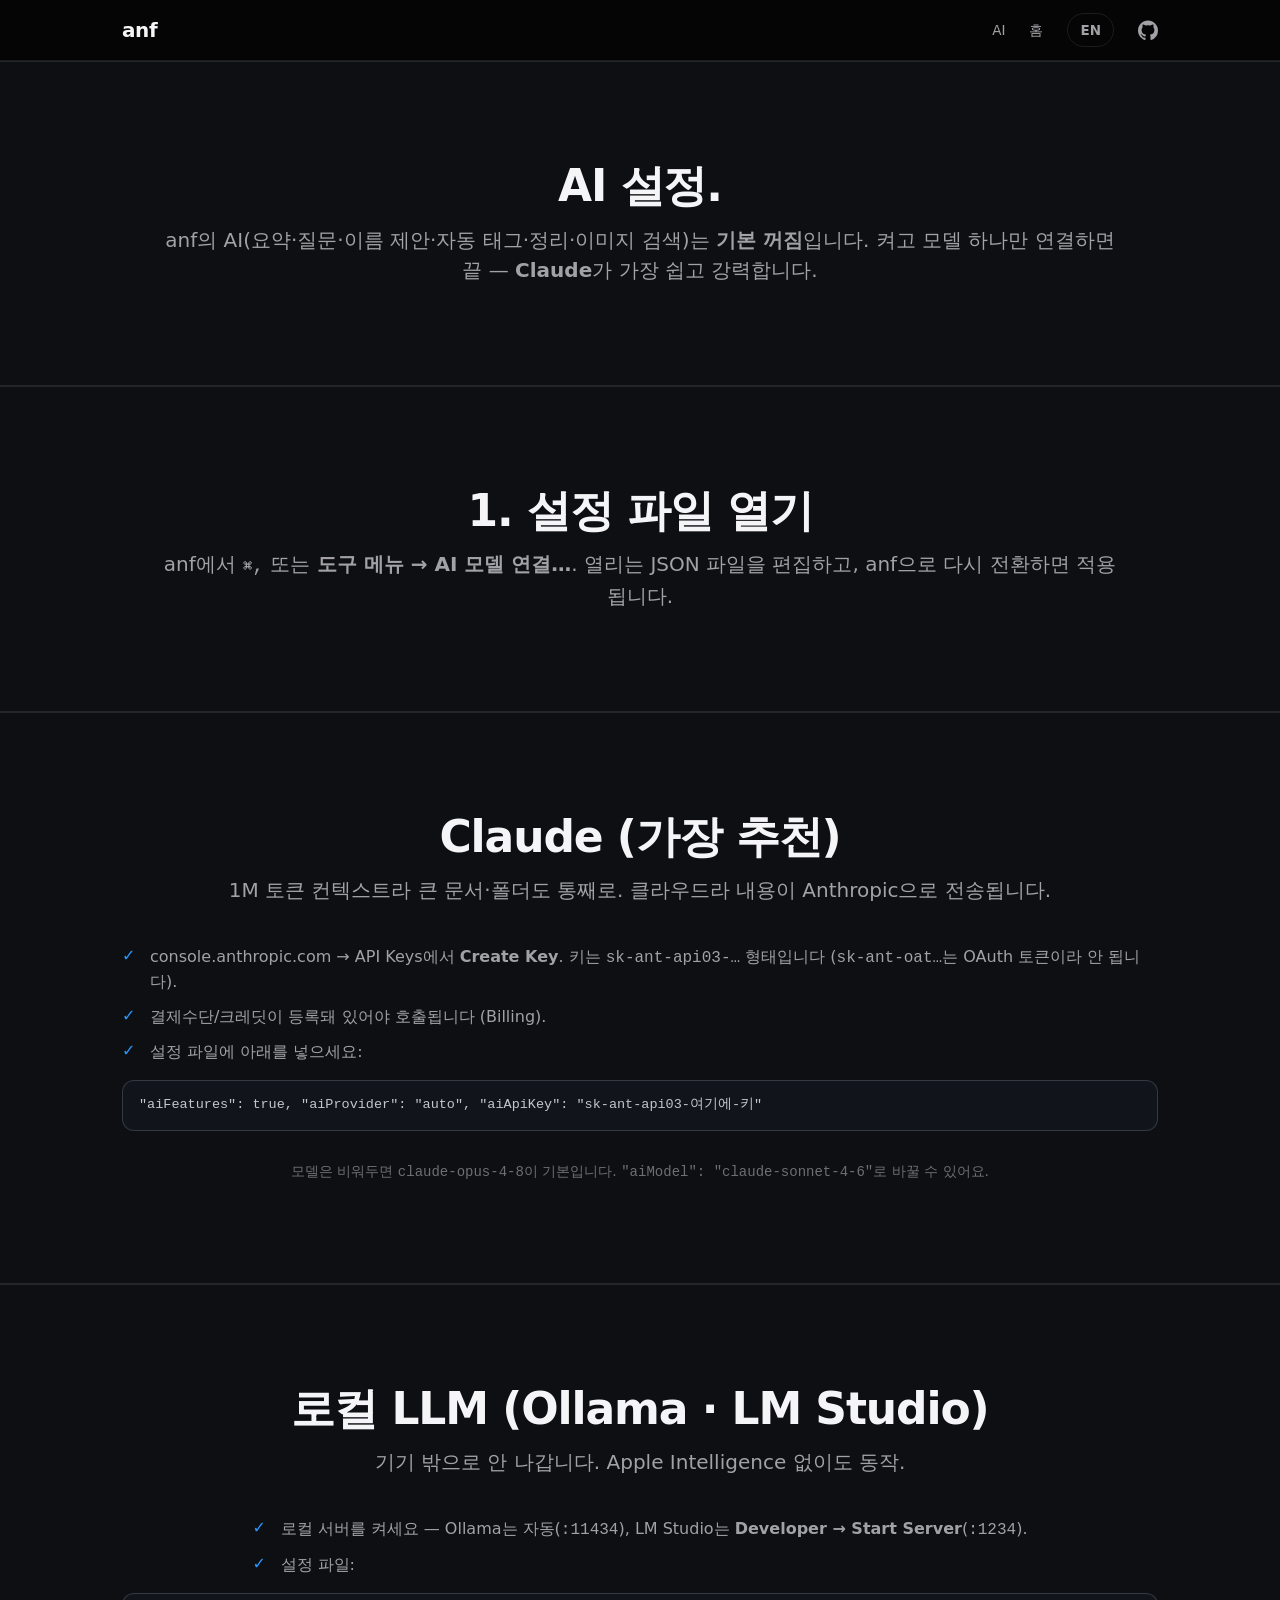
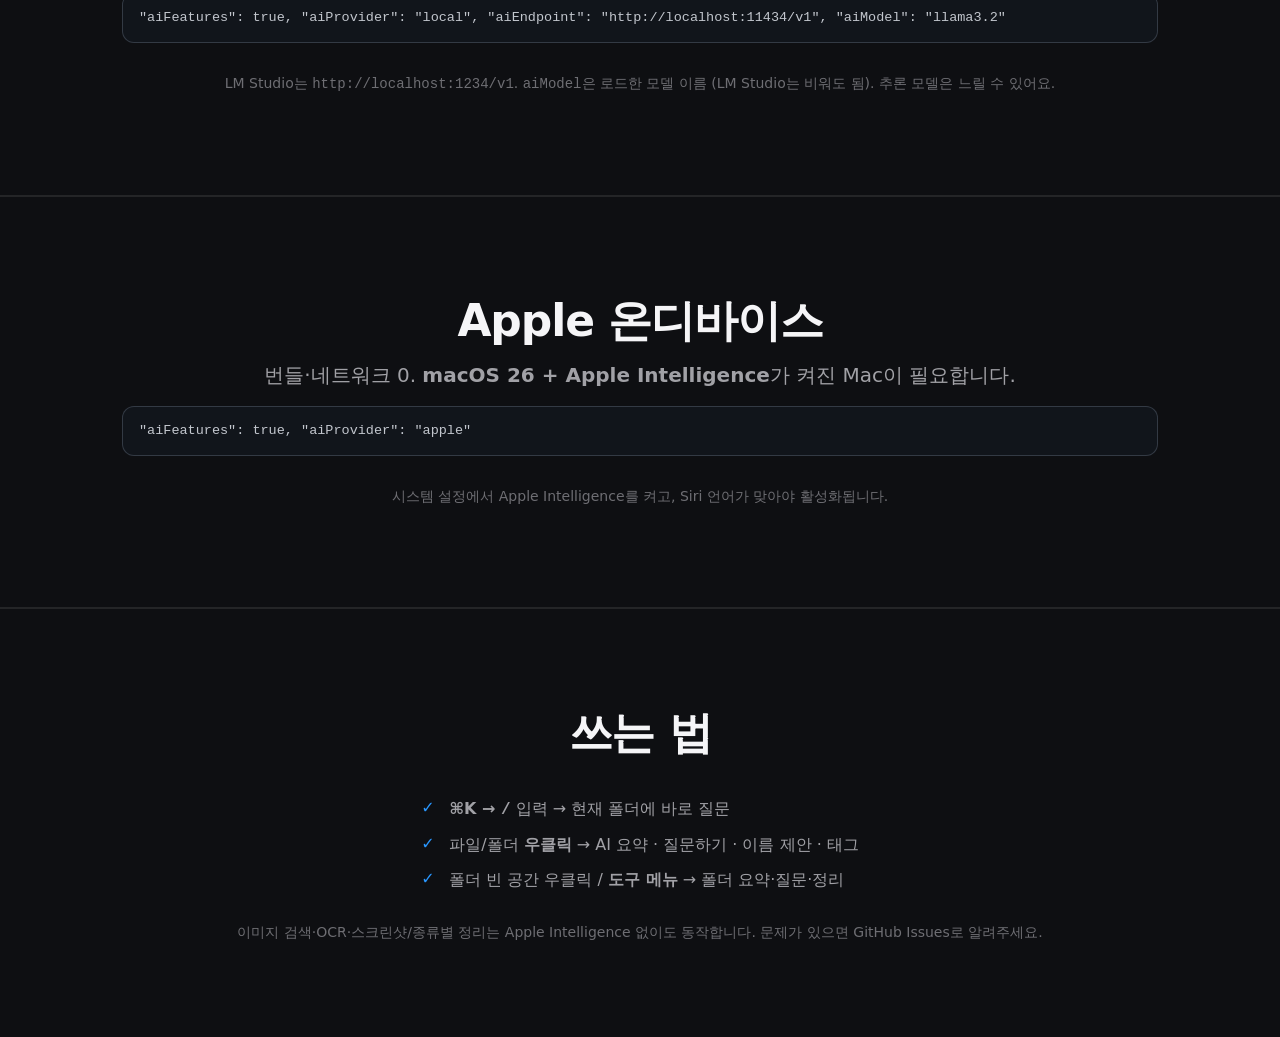
<file: docs/ai.html>
<!DOCTYPE html>
<html lang="ko">
<head>
<meta charset="utf-8">
<meta name="viewport" content="width=device-width, initial-scale=1">
<title>anf — AI 설정</title>
<meta name="description" content="anf의 온디바이스 AI 기능을 켜고 Claude·로컬·Apple 모델을 연결하는 방법.">
<meta property="og:title" content="anf — AI 설정">
<meta property="og:description" content="AI 기능을 켜고 Claude·로컬·Apple 모델을 연결하세요.">
<meta property="og:url" content="https://rescenedev.github.io/anf/ai.html">
<link rel="stylesheet" href="styles.css?v=19">
</head>
<body>

<header class="nav">
  <div class="nav-inner">
    <a class="brand" href="./">anf</a>
    <nav class="nav-links">
      <a href="./#ai">AI</a>
      <a href="./">홈</a>
      <a class="nav-lang" href="en/ai.html">EN</a>
      <a class="nav-gh" href="https://github.com/rescenedev/anf" target="_blank" rel="noopener" aria-label="GitHub"><svg viewBox="0 0 24 24" width="20" height="20" fill="currentColor"><path d="M12 .5C5.37.5 0 5.87 0 12.5c0 5.3 3.44 9.8 8.21 11.39.6.11.82-.26.82-.58 0-.29-.01-1.05-.02-2.06-3.34.73-4.04-1.61-4.04-1.61-.55-1.39-1.34-1.76-1.34-1.76-1.09-.75.08-.73.08-.73 1.2.08 1.84 1.24 1.84 1.24 1.07 1.83 2.81 1.3 3.5.99.11-.78.42-1.3.76-1.6-2.67-.3-5.47-1.34-5.47-5.95 0-1.32.47-2.39 1.24-3.23-.13-.3-.54-1.53.12-3.18 0 0 1.01-.32 3.3 1.23a11.5 11.5 0 0 1 6.01 0c2.29-1.55 3.3-1.23 3.3-1.23.66 1.65.25 2.88.12 3.18.77.84 1.24 1.91 1.24 3.23 0 4.62-2.81 5.64-5.49 5.94.43.37.81 1.1.81 2.22 0 1.61-.01 2.9-.01 3.29 0 .32.21.7.82.58A12.01 12.01 0 0 0 24 12.5C24 5.87 18.63.5 12 .5z"/></svg></a>
    </nav>
  </div>
</header>

<main id="top">
  <section class="band">
    <div class="band-inner">
      <h2 class="centered">AI 설정.</h2>
      <p class="sub centered">anf의 AI(요약·질문·이름 제안·자동 태그·정리·이미지 검색)는 <b>기본 꺼짐</b>입니다. 켜고 모델 하나만 연결하면 끝 — <b>Claude</b>가 가장 쉽고 강력합니다.</p>
    </div>
  </section>

  <section class="band">
    <div class="band-inner">
      <h2 class="centered">1. 설정 파일 열기</h2>
      <p class="sub centered">anf에서 <code>⌘,</code> 또는 <b>도구 메뉴 → AI 모델 연결…</b>. 열리는 JSON 파일을 편집하고, anf으로 다시 전환하면 적용됩니다.</p>
    </div>
  </section>

  <section class="band">
    <div class="band-inner">
      <h2 class="centered">Claude (가장 추천)</h2>
      <p class="sub centered">1M 토큰 컨텍스트라 큰 문서·폴더도 통째로. 클라우드라 내용이 Anthropic으로 전송됩니다.</p>
      <ol class="ticks">
        <li><a href="https://console.anthropic.com/settings/keys" target="_blank" rel="noopener">console.anthropic.com → API Keys</a>에서 <b>Create Key</b>. 키는 <code>sk-ant-api03-…</code> 형태입니다 (<code>sk-ant-oat…</code>는 OAuth 토큰이라 안 됩니다).</li>
        <li>결제수단/크레딧이 등록돼 있어야 호출됩니다 (Billing).</li>
        <li>설정 파일에 아래를 넣으세요:</li>
      </ol>
      <div class="cmd multiline"><code>"aiFeatures": true,
"aiProvider": "auto",
"aiApiKey": "sk-ant-api03-여기에-키"</code></div>
      <p class="note centered">모델은 비워두면 <code>claude-opus-4-8</code>이 기본입니다. <code>"aiModel": "claude-sonnet-4-6"</code>로 바꿀 수 있어요.</p>
    </div>
  </section>

  <section class="band">
    <div class="band-inner">
      <h2 class="centered">로컬 LLM (Ollama · LM Studio)</h2>
      <p class="sub centered">기기 밖으로 안 나갑니다. Apple Intelligence 없이도 동작.</p>
      <ol class="ticks">
        <li>로컬 서버를 켜세요 — Ollama는 자동(<code>:11434</code>), LM Studio는 <b>Developer → Start Server</b>(<code>:1234</code>).</li>
        <li>설정 파일:</li>
      </ol>
      <div class="cmd multiline"><code>"aiFeatures": true,
"aiProvider": "local",
"aiEndpoint": "http://localhost:11434/v1",
"aiModel": "llama3.2"</code></div>
      <p class="note centered">LM Studio는 <code>http://localhost:1234/v1</code>. <code>aiModel</code>은 로드한 모델 이름 (LM Studio는 비워도 됨). 추론 모델은 느릴 수 있어요.</p>
    </div>
  </section>

  <section class="band">
    <div class="band-inner">
      <h2 class="centered">Apple 온디바이스</h2>
      <p class="sub centered">번들·네트워크 0. <b>macOS 26 + Apple Intelligence</b>가 켜진 Mac이 필요합니다.</p>
      <div class="cmd multiline"><code>"aiFeatures": true,
"aiProvider": "apple"</code></div>
      <p class="note centered">시스템 설정에서 Apple Intelligence를 켜고, Siri 언어가 맞아야 활성화됩니다.</p>
    </div>
  </section>

  <section class="band">
    <div class="band-inner">
      <h2 class="centered">쓰는 법</h2>
      <ul class="ticks centered-list">
        <li><b>⌘K → <code>/</code></b> 입력 → 현재 폴더에 바로 질문</li>
        <li>파일/폴더 <b>우클릭</b> → AI 요약 · 질문하기 · 이름 제안 · 태그</li>
        <li>폴더 빈 공간 우클릭 / <b>도구 메뉴</b> → 폴더 요약·질문·정리</li>
      </ul>
      <p class="note centered">이미지 검색·OCR·스크린샷/종류별 정리는 Apple Intelligence 없이도 동작합니다. 문제가 있으면 <a href="https://github.com/rescenedev/anf/issues" target="_blank" rel="noopener">GitHub Issues</a>로 알려주세요.</p>
    </div>
  </section>
</main>

</body>
</html>
</file>
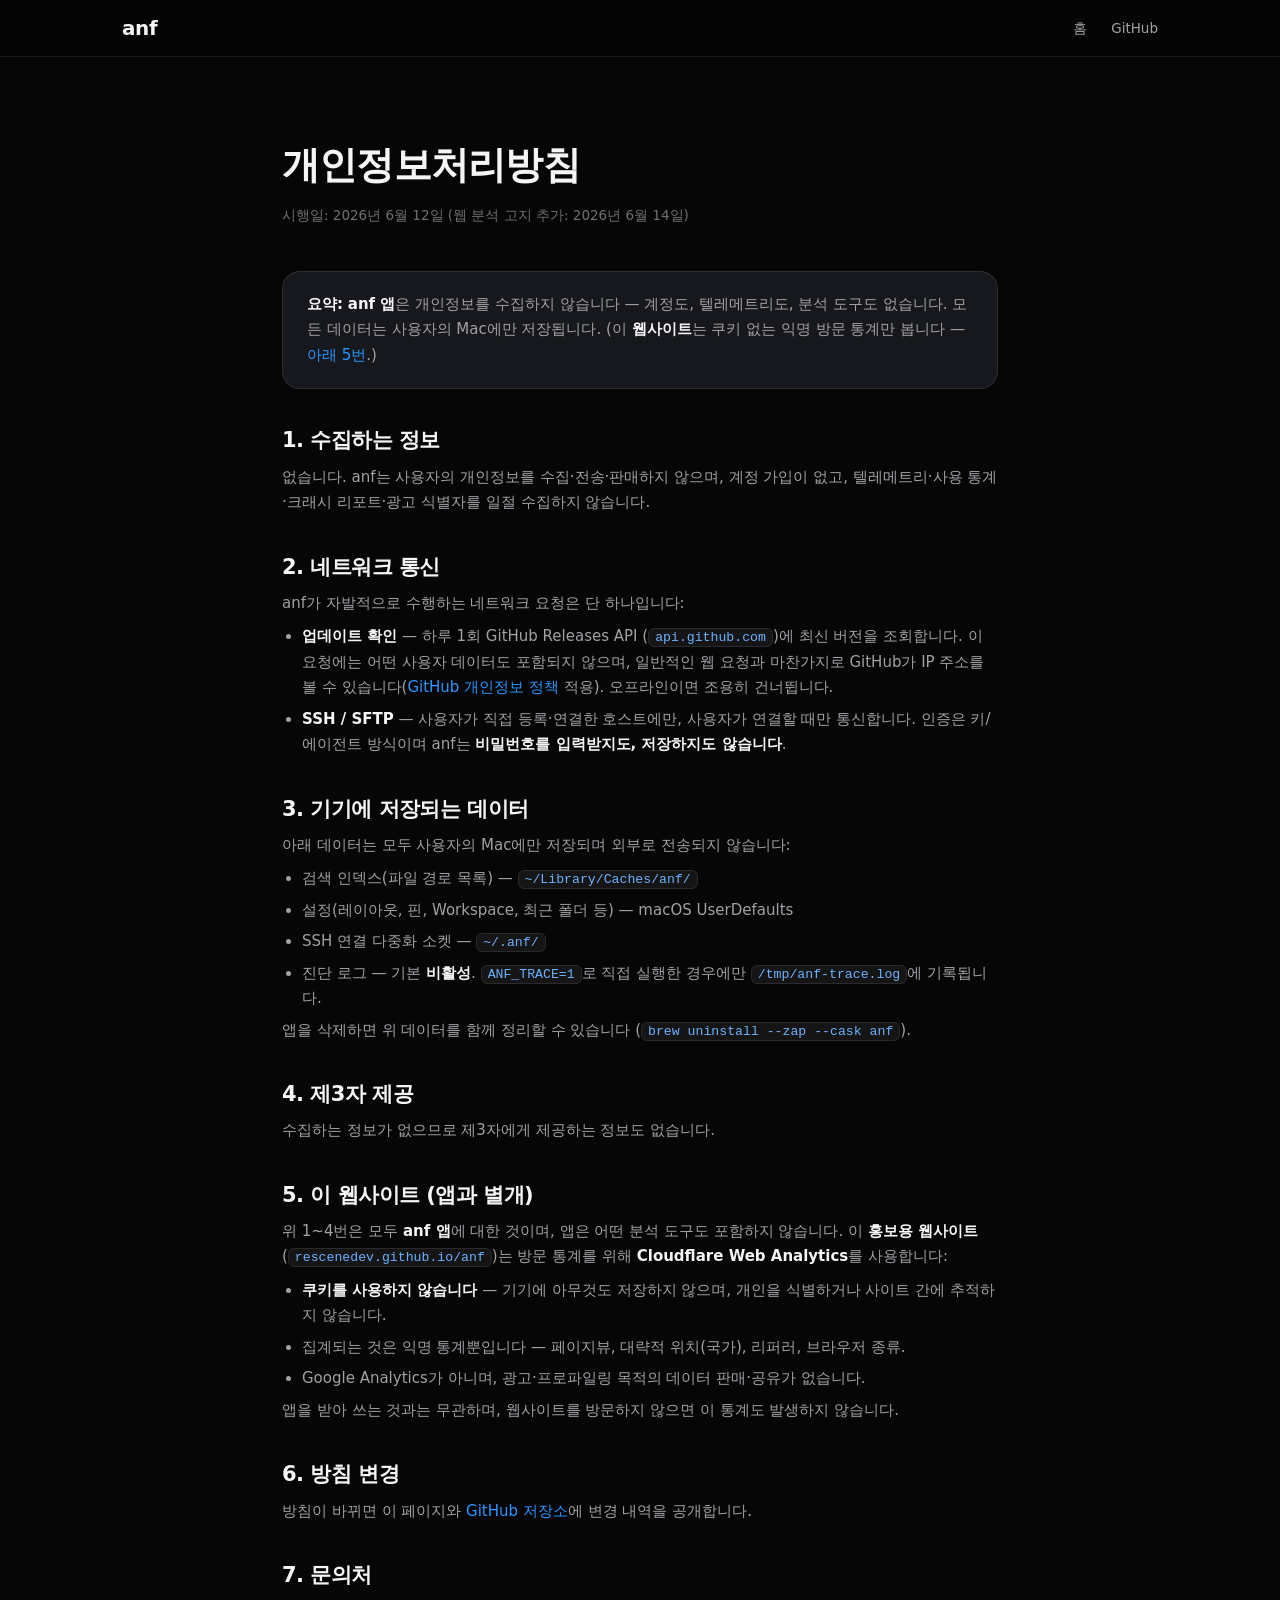
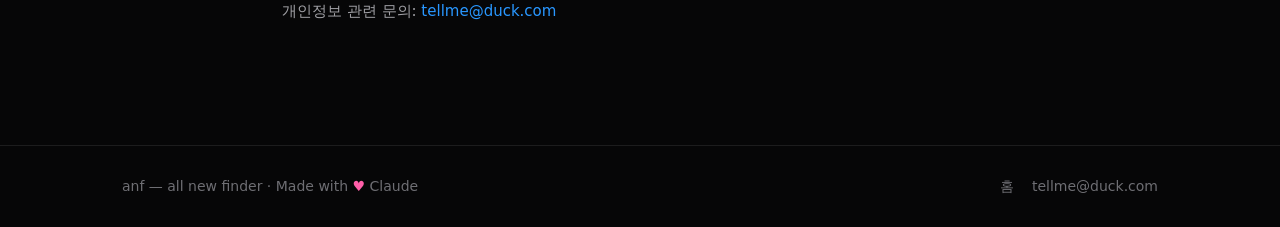
<file: docs/privacy.html>
<!DOCTYPE html>
<html lang="ko">
<head>
<meta charset="utf-8">
<meta name="viewport" content="width=device-width, initial-scale=1">
<title>개인정보처리방침 — anf</title>
<meta name="description" content="anf(all new finder) 개인정보처리방침">
<link rel="stylesheet" href="styles.css?v=19">
<!-- Cloudflare Web Analytics — cookieless site analytics (NOT app telemetry; the app sends nothing). Disclosed in §5 below. -->
<script defer src='https://static.cloudflareinsights.com/beacon.min.js' data-cf-beacon='{"token": "1b598242e0c44f28912150f7a983687c"}'></script>
<style>
  .legal { max-width: 760px; margin: 0 auto; padding: 80px 22px 120px; }
  .legal h1 { font-size: 38px; letter-spacing: -.02em; margin-bottom: 10px; }
  .legal .date { color: var(--txt-faint); font-size: 13.5px; margin-bottom: 44px; }
  .legal h2 { font-size: 21px; margin: 40px 0 12px; }
  .legal p, .legal li { color: var(--txt-dim); font-size: 15px; line-height: 1.7; }
  .legal ul { padding-left: 20px; margin-top: 8px; }
  .legal li { margin-bottom: 6px; }
  .legal code {
    padding: 1px 6px; background: rgba(255,255,255,.06); border: 1px solid var(--line);
    border-radius: 6px; font-size: .88em; color: var(--accent-2);
    font-family: "SF Mono", ui-monospace, Menlo, monospace;
  }
  .legal a { color: var(--accent); }
  .legal a:hover { text-decoration: underline; }
  .legal .tldr {
    background: var(--tile); border: 1px solid var(--line); border-radius: var(--radius);
    padding: 20px 24px; margin-bottom: 12px;
  }
</style>
</head>
<body>

<header class="nav">
  <div class="nav-inner">
    <a class="brand" href="index.html">anf</a>
    <nav class="nav-links">
      <a href="index.html">홈</a>
      <a href="https://github.com/rescenedev/anf" target="_blank" rel="noopener">GitHub</a>
    </nav>
  </div>
</header>

<main class="legal">
  <h1>개인정보처리방침</h1>
  <p class="date">시행일: 2026년 6월 12일 (웹 분석 고지 추가: 2026년 6월 14일)</p>

  <div class="tldr">
    <p><strong>요약:</strong> <strong>anf 앱</strong>은 개인정보를 수집하지 않습니다 —
    계정도, 텔레메트리도, 분석 도구도 없습니다. 모든 데이터는 사용자의 Mac에만 저장됩니다.
    (이 <strong>웹사이트</strong>는 쿠키 없는 익명 방문 통계만 봅니다 — <a href="#site">아래 5번</a>.)</p>
  </div>

  <h2>1. 수집하는 정보</h2>
  <p>없습니다. anf는 사용자의 개인정보를 수집·전송·판매하지 않으며, 계정 가입이 없고,
  텔레메트리·사용 통계·크래시 리포트·광고 식별자를 일절 수집하지 않습니다.</p>

  <h2>2. 네트워크 통신</h2>
  <p>anf가 자발적으로 수행하는 네트워크 요청은 단 하나입니다:</p>
  <ul>
    <li><strong>업데이트 확인</strong> — 하루 1회 GitHub Releases API
      (<code>api.github.com</code>)에 최신 버전을 조회합니다. 이 요청에는 어떤 사용자
      데이터도 포함되지 않으며, 일반적인 웹 요청과 마찬가지로 GitHub가 IP 주소를 볼 수
      있습니다(<a href="https://docs.github.com/site-policy/privacy-policies" target="_blank" rel="noopener">GitHub 개인정보 정책</a> 적용). 오프라인이면 조용히 건너뜁니다.</li>
    <li><strong>SSH / SFTP</strong> — 사용자가 직접 등록·연결한 호스트에만, 사용자가
      연결할 때만 통신합니다. 인증은 키/에이전트 방식이며 anf는 <strong>비밀번호를
      입력받지도, 저장하지도 않습니다</strong>.</li>
  </ul>

  <h2>3. 기기에 저장되는 데이터</h2>
  <p>아래 데이터는 모두 사용자의 Mac에만 저장되며 외부로 전송되지 않습니다:</p>
  <ul>
    <li>검색 인덱스(파일 경로 목록) — <code>~/Library/Caches/anf/</code></li>
    <li>설정(레이아웃, 핀, Workspace, 최근 폴더 등) — macOS UserDefaults</li>
    <li>SSH 연결 다중화 소켓 — <code>~/.anf/</code></li>
    <li>진단 로그 — 기본 <strong>비활성</strong>. <code>ANF_TRACE=1</code>로 직접 실행한
      경우에만 <code>/tmp/anf-trace.log</code>에 기록됩니다.</li>
  </ul>
  <p>앱을 삭제하면 위 데이터를 함께 정리할 수 있습니다
  (<code>brew uninstall --zap --cask anf</code>).</p>

  <h2>4. 제3자 제공</h2>
  <p>수집하는 정보가 없으므로 제3자에게 제공하는 정보도 없습니다.</p>

  <h2 id="site">5. 이 웹사이트 (앱과 별개)</h2>
  <p>위 1~4번은 모두 <strong>anf 앱</strong>에 대한 것이며, 앱은 어떤 분석 도구도
  포함하지 않습니다. 이 <strong>홍보용 웹사이트</strong>(<code>rescenedev.github.io/anf</code>)는
  방문 통계를 위해 <strong>Cloudflare Web Analytics</strong>를 사용합니다:</p>
  <ul>
    <li><strong>쿠키를 사용하지 않습니다</strong> — 기기에 아무것도 저장하지 않으며,
      개인을 식별하거나 사이트 간에 추적하지 않습니다.</li>
    <li>집계되는 것은 익명 통계뿐입니다 — 페이지뷰, 대략적 위치(국가), 리퍼러, 브라우저 종류.</li>
    <li>Google Analytics가 아니며, 광고·프로파일링 목적의 데이터 판매·공유가 없습니다.</li>
  </ul>
  <p>앱을 받아 쓰는 것과는 무관하며, 웹사이트를 방문하지 않으면 이 통계도 발생하지 않습니다.</p>

  <h2>6. 방침 변경</h2>
  <p>방침이 바뀌면 이 페이지와
  <a href="https://github.com/rescenedev/anf" target="_blank" rel="noopener">GitHub 저장소</a>에
  변경 내역을 공개합니다.</p>

  <h2>7. 문의처</h2>
  <p>개인정보 관련 문의: <a href="mailto:tellme@duck.com?subject=anf%20개인정보%20문의">tellme@duck.com</a></p>
</main>

<footer class="footer">
  <div class="footer-inner">
    <span>anf — all new finder · Made with <span class="heart">♥</span> Claude</span>
    <div class="footer-links">
      <a href="index.html">홈</a>
      <a href="mailto:tellme@duck.com">tellme@duck.com</a>
    </div>
  </div>
</footer>

</body>
</html>
</file>
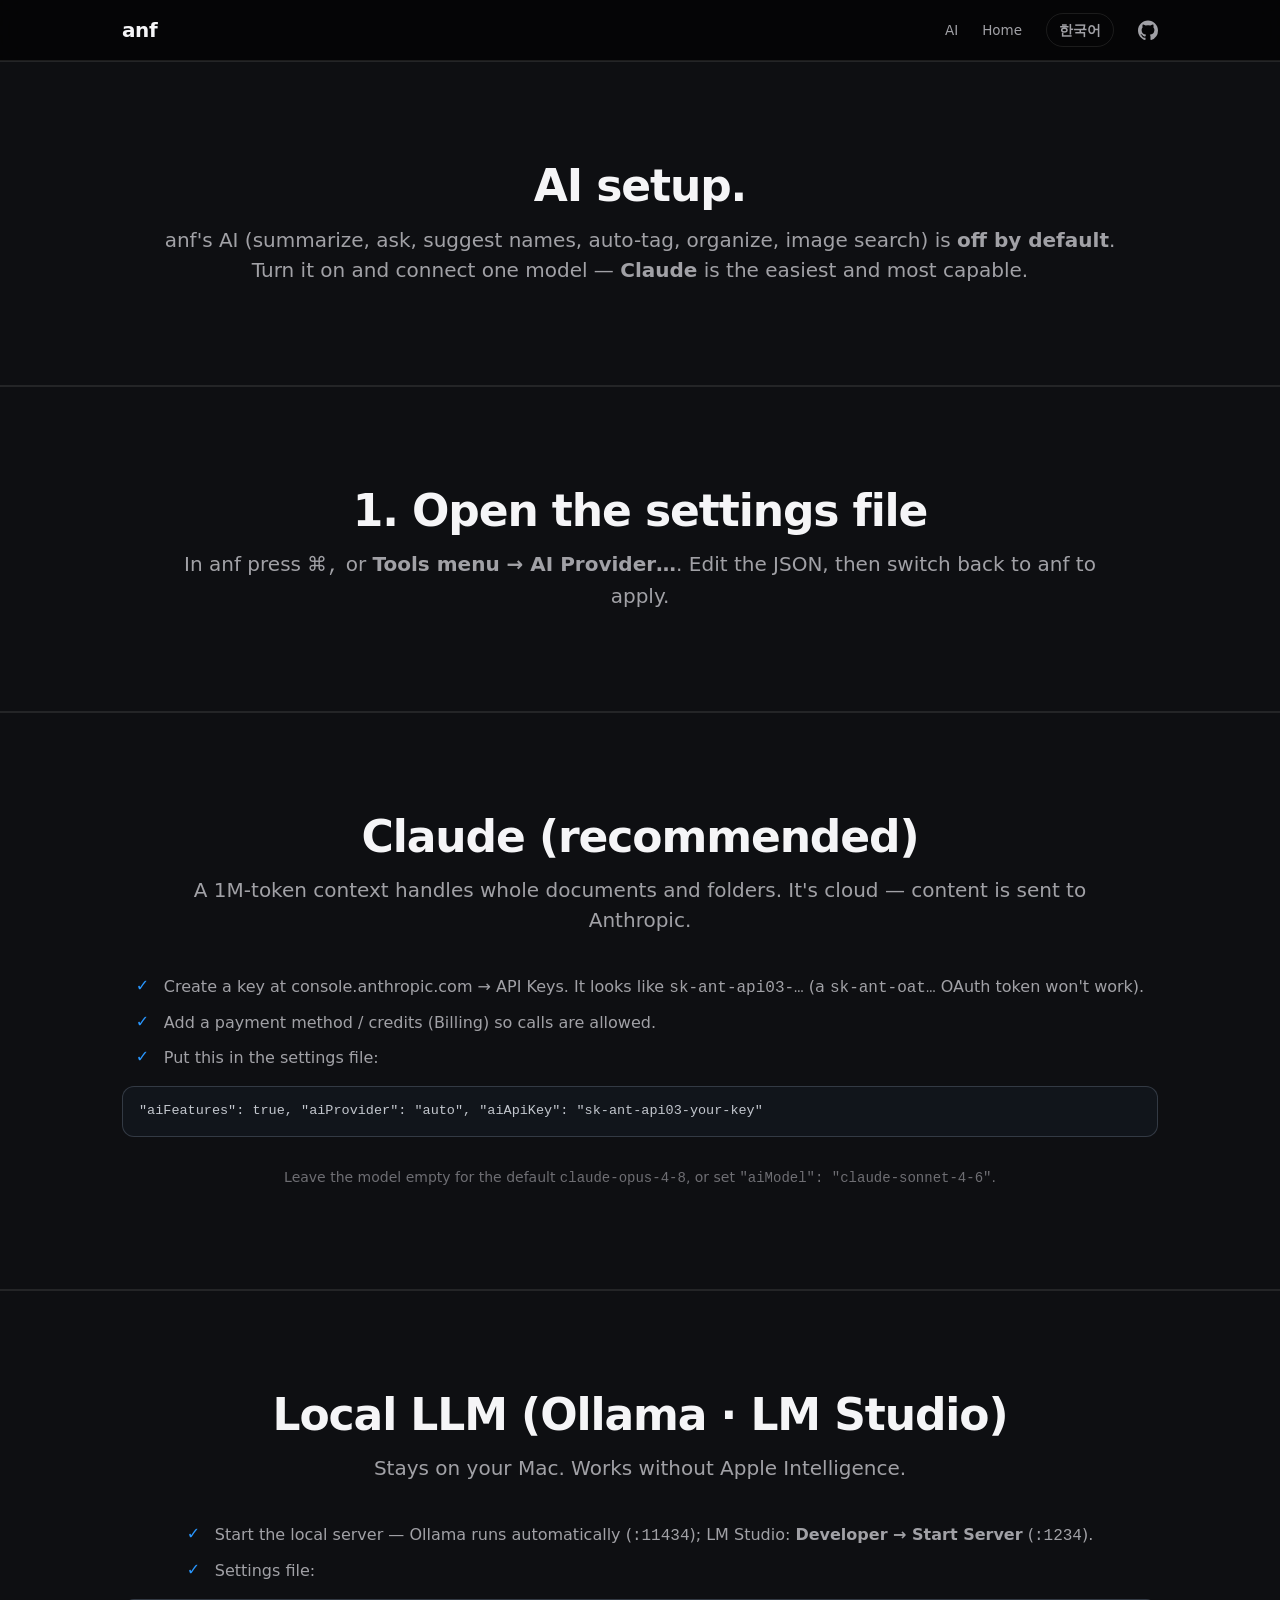
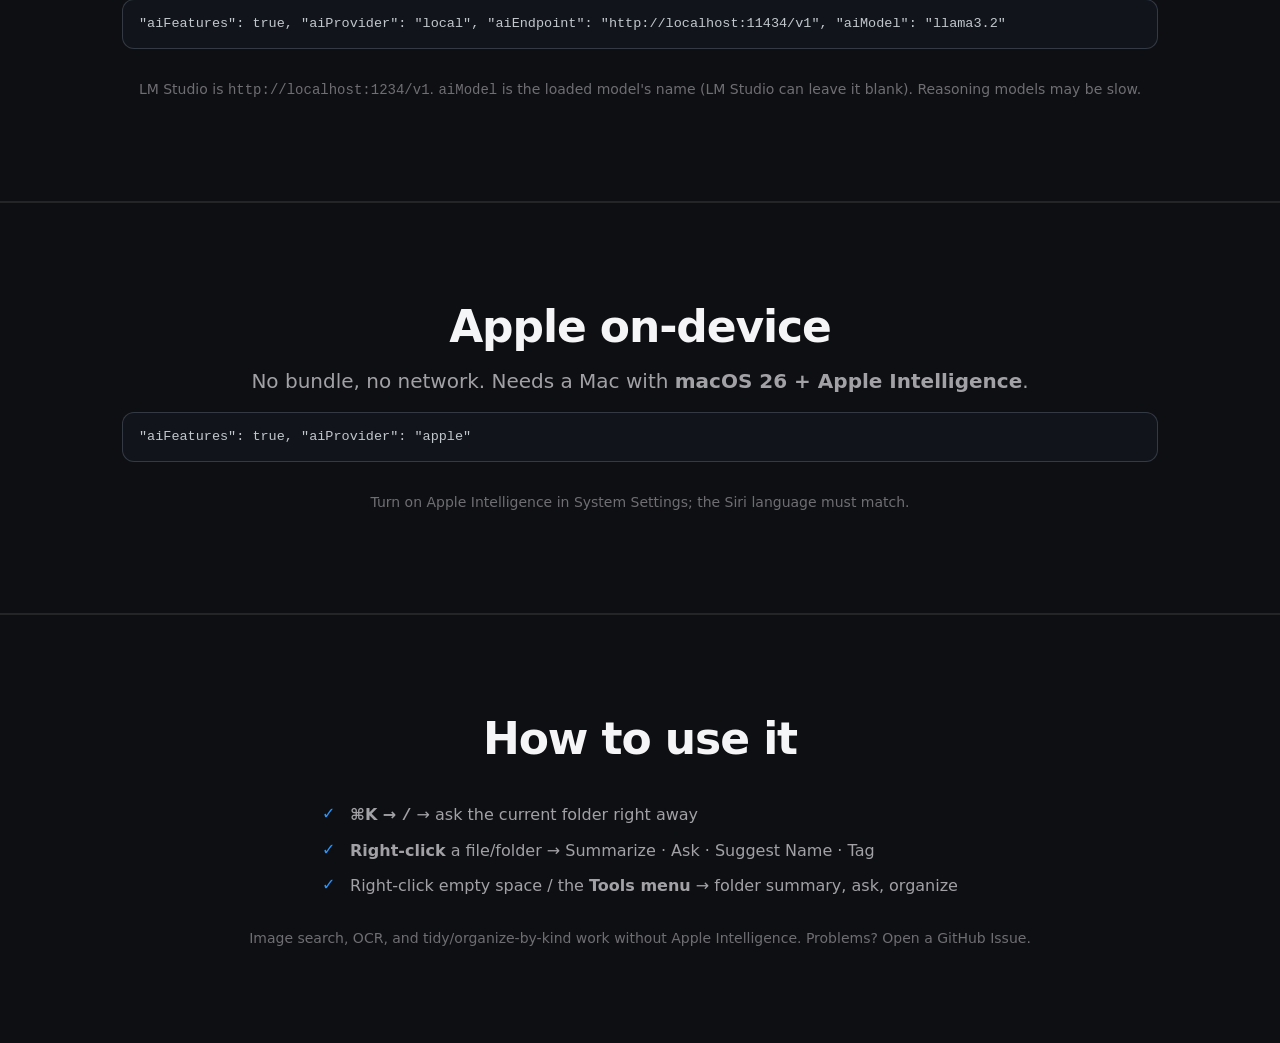
<file: docs/en/ai.html>
<!DOCTYPE html>
<html lang="en">
<head>
<meta charset="utf-8">
<meta name="viewport" content="width=device-width, initial-scale=1">
<title>anf — AI setup</title>
<meta name="description" content="Turn on anf's on-device AI and connect a Claude, local, or Apple model.">
<meta property="og:title" content="anf — AI setup">
<meta property="og:description" content="Turn on AI and connect a Claude, local, or Apple model.">
<meta property="og:url" content="https://rescenedev.github.io/anf/en/ai.html">
<link rel="stylesheet" href="../styles.css?v=19">
</head>
<body>

<header class="nav">
  <div class="nav-inner">
    <a class="brand" href="./">anf</a>
    <nav class="nav-links">
      <a href="./#ai">AI</a>
      <a href="./">Home</a>
      <a class="nav-lang" href="../ai.html">한국어</a>
      <a class="nav-gh" href="https://github.com/rescenedev/anf" target="_blank" rel="noopener" aria-label="GitHub"><svg viewBox="0 0 24 24" width="20" height="20" fill="currentColor"><path d="M12 .5C5.37.5 0 5.87 0 12.5c0 5.3 3.44 9.8 8.21 11.39.6.11.82-.26.82-.58 0-.29-.01-1.05-.02-2.06-3.34.73-4.04-1.61-4.04-1.61-.55-1.39-1.34-1.76-1.34-1.76-1.09-.75.08-.73.08-.73 1.2.08 1.84 1.24 1.84 1.24 1.07 1.83 2.81 1.3 3.5.99.11-.78.42-1.3.76-1.6-2.67-.3-5.47-1.34-5.47-5.95 0-1.32.47-2.39 1.24-3.23-.13-.3-.54-1.53.12-3.18 0 0 1.01-.32 3.3 1.23a11.5 11.5 0 0 1 6.01 0c2.29-1.55 3.3-1.23 3.3-1.23.66 1.65.25 2.88.12 3.18.77.84 1.24 1.91 1.24 3.23 0 4.62-2.81 5.64-5.49 5.94.43.37.81 1.1.81 2.22 0 1.61-.01 2.9-.01 3.29 0 .32.21.7.82.58A12.01 12.01 0 0 0 24 12.5C24 5.87 18.63.5 12 .5z"/></svg></a>
    </nav>
  </div>
</header>

<main id="top">
  <section class="band">
    <div class="band-inner">
      <h2 class="centered">AI setup.</h2>
      <p class="sub centered">anf's AI (summarize, ask, suggest names, auto-tag, organize, image search) is <b>off by default</b>. Turn it on and connect one model — <b>Claude</b> is the easiest and most capable.</p>
    </div>
  </section>

  <section class="band">
    <div class="band-inner">
      <h2 class="centered">1. Open the settings file</h2>
      <p class="sub centered">In anf press <code>⌘,</code> or <b>Tools menu → AI Provider…</b>. Edit the JSON, then switch back to anf to apply.</p>
    </div>
  </section>

  <section class="band">
    <div class="band-inner">
      <h2 class="centered">Claude (recommended)</h2>
      <p class="sub centered">A 1M-token context handles whole documents and folders. It's cloud — content is sent to Anthropic.</p>
      <ol class="ticks">
        <li>Create a key at <a href="https://console.anthropic.com/settings/keys" target="_blank" rel="noopener">console.anthropic.com → API Keys</a>. It looks like <code>sk-ant-api03-…</code> (a <code>sk-ant-oat…</code> OAuth token won't work).</li>
        <li>Add a payment method / credits (Billing) so calls are allowed.</li>
        <li>Put this in the settings file:</li>
      </ol>
      <div class="cmd multiline"><code>"aiFeatures": true,
"aiProvider": "auto",
"aiApiKey": "sk-ant-api03-your-key"</code></div>
      <p class="note centered">Leave the model empty for the default <code>claude-opus-4-8</code>, or set <code>"aiModel": "claude-sonnet-4-6"</code>.</p>
    </div>
  </section>

  <section class="band">
    <div class="band-inner">
      <h2 class="centered">Local LLM (Ollama · LM Studio)</h2>
      <p class="sub centered">Stays on your Mac. Works without Apple Intelligence.</p>
      <ol class="ticks">
        <li>Start the local server — Ollama runs automatically (<code>:11434</code>); LM Studio: <b>Developer → Start Server</b> (<code>:1234</code>).</li>
        <li>Settings file:</li>
      </ol>
      <div class="cmd multiline"><code>"aiFeatures": true,
"aiProvider": "local",
"aiEndpoint": "http://localhost:11434/v1",
"aiModel": "llama3.2"</code></div>
      <p class="note centered">LM Studio is <code>http://localhost:1234/v1</code>. <code>aiModel</code> is the loaded model's name (LM Studio can leave it blank). Reasoning models may be slow.</p>
    </div>
  </section>

  <section class="band">
    <div class="band-inner">
      <h2 class="centered">Apple on-device</h2>
      <p class="sub centered">No bundle, no network. Needs a Mac with <b>macOS 26 + Apple Intelligence</b>.</p>
      <div class="cmd multiline"><code>"aiFeatures": true,
"aiProvider": "apple"</code></div>
      <p class="note centered">Turn on Apple Intelligence in System Settings; the Siri language must match.</p>
    </div>
  </section>

  <section class="band">
    <div class="band-inner">
      <h2 class="centered">How to use it</h2>
      <ul class="ticks centered-list">
        <li><b>⌘K → <code>/</code></b> → ask the current folder right away</li>
        <li><b>Right-click</b> a file/folder → Summarize · Ask · Suggest Name · Tag</li>
        <li>Right-click empty space / the <b>Tools menu</b> → folder summary, ask, organize</li>
      </ul>
      <p class="note centered">Image search, OCR, and tidy/organize-by-kind work without Apple Intelligence. Problems? Open a <a href="https://github.com/rescenedev/anf/issues" target="_blank" rel="noopener">GitHub Issue</a>.</p>
    </div>
  </section>
</main>

</body>
</html>
</file>
<file: docs/styles.css>
:root {
  --bg: #060607;
  --band: #0e0f12;
  --tile: #16181d;
  --line: rgba(255,255,255,.09);
  --txt: #f5f5f7;
  --txt-dim: #a1a1a6;
  --txt-faint: #6e6e73;
  --accent: #2997ff;
  --accent-2: #6cb2ff;
  --radius: 18px;
}

* { box-sizing: border-box; margin: 0; padding: 0; }
html { scroll-behavior: smooth; }
body {
  background: var(--bg);
  color: var(--txt);
  font-family: -apple-system, BlinkMacSystemFont, "SF Pro Display", "SF Pro Text",
               "Pretendard", "Apple SD Gothic Neo", system-ui, sans-serif;
  line-height: 1.5;
  -webkit-font-smoothing: antialiased;
}
a { color: inherit; text-decoration: none; }
img { max-width: 100%; display: block; }
strong { color: var(--txt); font-weight: 600; }

/* ---- Nav ---- */
.nav {
  position: sticky; top: 0; z-index: 50;
  backdrop-filter: saturate(180%) blur(20px);
  -webkit-backdrop-filter: saturate(180%) blur(20px);
  background: rgba(6,6,7,.7);
  border-bottom: 1px solid var(--line);
}
.nav-inner {
  max-width: 1080px; margin: 0 auto; padding: 13px 22px;
  display: flex; align-items: center; justify-content: space-between;
}
.brand { font-size: 20px; font-weight: 700; letter-spacing: -.02em; }
.nav-links { display: flex; align-items: center; gap: 24px; }
.nav-links a { color: var(--txt-dim); font-size: 13.5px; transition: color .15s; }
.nav-links a:hover { color: var(--txt); }
/* GitHub icon link */
.nav-gh { display: inline-flex; align-items: center; color: var(--txt-dim); }
.nav-gh:hover { color: var(--txt); }
/* Language switcher — small outlined chip, stays visible on mobile */
.nav-lang {
  padding: 6px 12px; border-radius: 999px; font-weight: 600;
  border: 1px solid var(--line); color: var(--txt-dim);
}
.nav-lang:hover { color: var(--txt); border-color: var(--txt-faint); }
/* Sponsor — gradient pill like the footer button */
.nav-sponsor {
  padding: 7px 16px; border-radius: 999px; font-weight: 600; color: #fff !important;
  background: linear-gradient(90deg, #2997ff, #7c5cff 55%, #ff5ea8);
  box-shadow: 0 4px 14px rgba(124,92,255,.32); transition: filter .15s;
}
.nav-sponsor:hover { filter: brightness(1.08); }

/* ---- Hero ---- */
.hero {
  max-width: 900px; margin: 0 auto; padding: 90px 22px 40px; text-align: center;
}
.eyebrow {
  display: inline-block;
  font-size: 15px; font-weight: 700;
  letter-spacing: .28em; text-transform: uppercase;
  margin-bottom: 20px;
  background: linear-gradient(90deg, #2997ff, #7c5cff 60%, #ff5ea8);
  -webkit-background-clip: text; background-clip: text; color: transparent;
}
.hero h1 {
  font-size: 64px; line-height: 1.08; letter-spacing: -.03em; font-weight: 700;
  margin-bottom: 22px; white-space: nowrap;
}
.lead { font-size: 22px; color: var(--txt-dim); margin-bottom: 24px; }
.links { display: flex; gap: 26px; justify-content: center; }
.link { color: var(--accent); font-size: 18px; transition: opacity .15s; }
.link:hover { opacity: .75; text-decoration: underline; }
.hero-shot { margin-top: 56px; }
.hero-shot img {
  border-radius: var(--radius); border: 1px solid var(--line);
  box-shadow: 0 40px 100px rgba(0,0,0,.6);
}

/* Coming-soon badge */
.badge-row { margin-bottom: 16px; }
.badge {
  display: inline-flex; align-items: center; gap: 8px;
  font-size: 13px; font-weight: 600; color: var(--txt-dim);
  background: rgba(255,255,255,.05); border: 1px solid var(--line);
  padding: 7px 15px; border-radius: 999px;
}
.badge::before {
  content: ""; width: 7px; height: 7px; border-radius: 50%;
  background: #30d158; box-shadow: 0 0 9px #30d158;
}

/* CTA buttons */
.cta { display: flex; gap: 14px; justify-content: center; flex-wrap: wrap; }
.btn {
  padding: 13px 26px; border-radius: 980px; font-size: 16px; font-weight: 600;
  white-space: nowrap;   /* keep labels on one line so all buttons are equal height */
  background: var(--tile); border: 1px solid var(--line); color: var(--txt);
  transition: transform .12s, background .15s, border-color .15s, color .15s;
}
.btn:hover { border-color: rgba(255,255,255,.32); background: rgba(255,255,255,.06); }
.btn:active { transform: translateY(1px); }
.btn.primary { background: var(--accent); border-color: var(--accent); color: #fff; }
.btn.primary:hover { background: #1f86ec; border-color: #1f86ec; }
/* Sponsor — gradient emphasis */
.btn.sponsor {
  background: linear-gradient(90deg, #2997ff, #7c5cff 55%, #ff5ea8);
  border-color: transparent; color: #fff;
  box-shadow: 0 8px 24px rgba(124,92,255,.35);
}
.btn.sponsor:hover {
  background: linear-gradient(90deg, #2997ff, #7c5cff 55%, #ff5ea8);
  filter: brightness(1.08); border-color: transparent;
}
.btn.heart { border: 1px solid var(--line); color: var(--txt); }
.btn.heart:hover { border-color: #ff5e8a; color: #ff8fc0; }
/* Sponsor heart — always pink, with a soft glow */
.heart-ic { color: #ff5e8a; text-shadow: 0 0 10px rgba(255,94,138,.5); }

/* Layout carousel */
.carousel { margin-top: 56px; }
.car-frames { display: grid; }
.car-frame {
  grid-area: 1 / 1; opacity: 0; transition: opacity .45s ease; pointer-events: none;
}
.car-frame.active { opacity: 1; pointer-events: auto; }
.car-frame img {
  width: 100%; border-radius: var(--radius);
  box-shadow: 0 40px 100px rgba(0,0,0,.6);
}

/* Framed screenshot (e.g. the AI key dialog) — PNG already has rounded
   corners + a hairline border, so use drop-shadow to follow the alpha. */
.keyshot { max-width: 440px; margin: 46px auto 0; }
.keyshot img { width: 100%; display: block; filter: drop-shadow(0 24px 60px rgba(0,0,0,.5)); }
.keyshot figcaption {
  max-width: 420px; margin: 20px auto 0; text-align: center;
  color: var(--txt-faint); font-size: 13.5px; line-height: 1.65;
}
.keyshot figcaption b { color: var(--txt-dim); }
/* Grid (not wrap) so the 4 layout buttons fall into even rows — 4, then 2+2,
   then 1·1·1·1 — never an uneven 3+1 break. */
.dots {
  display: grid; grid-template-columns: repeat(4, auto);
  gap: 10px; justify-content: center; margin-top: 26px;
}
@media (max-width: 720px) { .dots { grid-template-columns: repeat(2, auto); } }
@media (max-width: 380px) { .dots { grid-template-columns: 1fr; } }
.dot {
  display: inline-flex; align-items: center; gap: 8px;
  background: var(--tile); border: 1px solid var(--line); color: var(--txt-dim);
  padding: 9px 16px; border-radius: 12px; font-size: 14px; font-weight: 600;
  cursor: pointer; transition: border-color .15s, color .15s, background .15s;
}
.dot .k { font-weight: 800; color: var(--accent-2); }
.dot:hover { color: var(--txt); }
.dot.active { border-color: var(--accent); color: var(--txt); background: rgba(41,151,255,.1); }
.dot.active .k { color: #fff; }

/* ---- Bands & showcases ---- */
.band { background: var(--band); border-block: 1px solid var(--line); }
.band-inner, .showcase {
  max-width: 1080px; margin: 0 auto; padding: 100px 22px;
}
.centered { text-align: center; }
h2 {
  font-size: 44px; line-height: 1.1; letter-spacing: -.025em; font-weight: 700;
}
.sub {
  font-size: 20px; color: var(--txt-dim); margin-top: 14px;
  max-width: 960px; margin-inline: auto;
}

/* ---- Feature / tool / oss grid ---- */
.grid {
  display: grid; grid-template-columns: repeat(3, 1fr); gap: 18px; margin-top: 52px;
}
/* Four-tile sections (Safety, Privacy): 4 across when wide so they never
   break to an ugly 3+1, then 2×2, then a single column. */
.grid-4 { grid-template-columns: repeat(4, 1fr); }
@media (max-width: 1040px) { .grid-4 { grid-template-columns: repeat(2, 1fr); } }
@media (max-width: 560px)  { .grid-4 { grid-template-columns: 1fr; } }
.tile {
  background: var(--tile); border: 1px solid var(--line);
  border-radius: var(--radius); padding: 26px; text-align: left;
  transition: transform .15s, border-color .15s;
}
.tile:hover { transform: translateY(-3px); border-color: rgba(255,255,255,.2); }
.tile .ic {
  font-size: 22px; color: var(--accent-2); margin-bottom: 14px; font-weight: 700;
  font-variant-numeric: tabular-nums;
}
.tile h3 { font-size: 18px; margin-bottom: 9px; letter-spacing: -.01em; }
.tile p { color: var(--txt-dim); font-size: 14.5px; }
/* inline code inside paragraphs (distinct from the block install commands) */
.tile p code {
  display: inline; margin: 0; padding: 1px 6px; white-space: nowrap;
  background: rgba(255,255,255,.06); border: 1px solid var(--line);
  border-radius: 6px; font-size: .88em; color: var(--accent-2);
  font-family: "SF Mono", ui-monospace, Menlo, monospace;
}

/* ---- Release notes ---- */
.release {
  display: grid; grid-template-columns: repeat(2, 1fr); gap: 18px; margin-top: 52px;
  text-align: left;
}
.rel-block {
  background: var(--tile); border: 1px solid var(--line);
  border-radius: var(--radius); padding: 26px;
}
.rel-block h3 { font-size: 16px; margin-bottom: 14px; color: var(--accent-2); }
.rel-block ul { list-style: none; display: grid; gap: 10px; }
.rel-block li { color: var(--txt-dim); font-size: 14.5px; padding-left: 18px; position: relative; }
.rel-block li::before { content: "›"; position: absolute; left: 0; color: var(--accent-2); }
.rel-block li code {
  display: inline; padding: 1px 6px; background: rgba(255,255,255,.06);
  border: 1px solid var(--line); border-radius: 6px; font-size: .88em; color: var(--accent-2);
  font-family: "SF Mono", ui-monospace, Menlo, monospace;
}
@media (max-width: 720px) { .release { grid-template-columns: 1fr; } }

/* ---- Showcase shots ---- */
.shot { margin: 52px auto 0; max-width: 880px; }
.shot.wide { max-width: 1080px; }
.shot img {
  border-radius: var(--radius); border: 1px solid var(--line);
  box-shadow: 0 30px 70px rgba(0,0,0,.55);
}
.ticks {
  list-style: none; display: flex; flex-direction: column; gap: 11px;
  margin: 40px auto 0; text-align: left; width: fit-content; align-items: flex-start;
}
.ticks li { color: var(--txt-dim); font-size: 16px; padding-left: 28px; position: relative; }
.ticks li::before {
  content: "✓"; position: absolute; left: 0; top: -1px;
  color: var(--accent); font-weight: 700;
}

/* ---- Tools ---- */
.tile code {
  display: block; margin-top: 16px; padding: 10px 13px;
  background: #15191f; border: 1px solid rgba(148, 163, 184, .32);
  border-radius: 10px; font-size: 12.5px; color: var(--accent-2);
  font-family: "SF Mono", ui-monospace, Menlo, monospace;
  overflow-x: auto; white-space: nowrap;
}
.tile-link { display: block; color: inherit; }
.tile-link h3 { color: var(--txt); }
.note { color: var(--txt-faint); font-size: 14px; margin-top: 30px; }

/* tools row (fd · ripgrep · 알한글) — align the install rows at the bottom */
.tools-grid { grid-template-columns: repeat(3, 1fr); }
.tools-grid .tile { display: flex; flex-direction: column; }
.tools-grid .cmd { margin-top: auto; }

/* One-shot install command */
.install-all { max-width: 840px; margin: 40px auto 0; }
.install-label {
  display: block; font-size: 13px; font-weight: 600; color: var(--txt-faint);
  margin-bottom: 10px; text-align: left;
}
.install-row { position: relative; cursor: pointer; }
.install-row code {
  display: block; text-align: left; padding: 14px 48px 14px 16px;
  background: #15191f; border: 1px solid rgba(148, 163, 184, .32); border-radius: 12px;
  color: var(--accent-2); font-family: "SF Mono", ui-monospace, Menlo, monospace;
  font-size: 13.5px; overflow-x: auto; white-space: nowrap;
}
/* Copy = a slate icon in the corner of the command box; the whole cell copies. */
.copy-btn {
  position: absolute; top: 50%; right: 8px; z-index: 2;
  transform: translateY(-50%); /* single-line: vertically centred on the text */
  padding: 7px; border-radius: 8px; border: none; background: transparent;
  color: #8b95a5; /* slate */
  display: inline-flex; align-items: center; justify-content: center;
  cursor: pointer; transition: color .15s, background .15s, transform .1s;
}
.copy-btn svg { display: block; }
.cmd:hover .copy-btn { color: #c3cbd6; background: rgba(255,255,255,.07); }
.copy-btn:active { transform: translateY(calc(-50% + 1px)); }
.copy-btn.copied { color: #30d158; background: transparent; }
/* Multi-line command: keep the icon near the top, aligned to the first line. */
.cmd.multiline .copy-btn { top: 16px; transform: none; }
.cmd.multiline .copy-btn:active { transform: translateY(1px); }

/* Command box — the whole cell is clickable to copy. */
.cmd { position: relative; margin-top: 16px; cursor: pointer; }
.cmd code {
  display: block; margin-top: 0; padding: 14px 48px 14px 16px;
  background: #11151b; border: 1px solid rgba(148, 163, 184, .26);
  border-radius: 12px;
  color: #c2c6cd;
  font-family: "SF Mono", ui-monospace, Menlo, monospace;
  font-size: 13.5px; overflow-x: auto;
}
.copy-btn.mini { padding: 6px; top: 6px; right: 6px; }

/* Install section — framed as a card (like the tool tiles) so the slate command
   boxes inside clearly pop against it. */
.install-box {
  max-width: 660px; margin: 44px auto 0; text-align: left;
  background: #1c2029; border: 1px solid rgba(255,255,255,.16);
  border-radius: var(--radius); padding: 28px;
  box-shadow: 0 24px 60px rgba(0,0,0,.5);
}
.install-box .cmd:first-of-type { margin-top: 0; }
.install-box .cmd code {
  white-space: pre; line-height: 1.7; padding: 18px 48px 18px 18px; overflow-x: auto;
}
.install-box .note { margin-top: 16px; color: var(--txt-dim); font-size: 13.5px; }
.install-box .note a { color: var(--accent); }
.install-box .note code {
  display: inline; padding: 1px 6px; white-space: nowrap; font-size: .9em;
}

/* Palette duo (empty state + live search) */
.duo {
  display: grid; grid-template-columns: 1fr 1fr; gap: 22px; margin-top: 52px;
}
.duo.trio { grid-template-columns: repeat(3, 1fr); }
.duo.quad { grid-template-columns: repeat(2, 1fr); }
.duo-item { display: flex; flex-direction: column; gap: 14px; }
.duo-item img {
  width: 100%; border-radius: var(--radius); border: 1px solid var(--line);
  box-shadow: 0 24px 60px rgba(0,0,0,.5);
}
.duo-item figcaption { color: var(--txt-dim); font-size: 14.5px; text-align: center; }
@media (max-width: 880px) { .duo, .duo.trio, .duo.quad { grid-template-columns: 1fr; } }

/* ---- Open source ---- */
.oss-head {
  display: flex; align-items: center; justify-content: space-between;
  gap: 10px; margin-bottom: 9px;
}
.oss-name { font-weight: 600; font-size: 15px; }
.oss-lic {
  font-size: 11px; color: var(--accent-2); border: 1px solid var(--line);
  padding: 2px 9px; border-radius: 20px; white-space: nowrap;
}
a.tile:hover { border-color: var(--accent); }

/* ---- Shortcuts ---- */
.keys {
  display: grid; grid-template-columns: 1fr 1fr; gap: 2px 36px;
  max-width: 940px; margin: 52px auto 0;
}
.key-row {
  display: flex; align-items: center; gap: 14px;
  padding: 13px 4px; border-bottom: 1px solid var(--line); text-align: left;
}
.key-row .ks { display: inline-flex; gap: 5px; flex: 0 0 auto; }
.key-row .kd { color: var(--txt-dim); font-size: 14.5px; }
kbd {
  display: inline-flex; align-items: center; justify-content: center;
  min-width: 26px; height: 27px; padding: 0 8px;
  border-radius: 7px; border: 1px solid var(--line);
  background: var(--tile); color: var(--txt);
  font-size: 12.5px; font-weight: 600;
  font-family: -apple-system, BlinkMacSystemFont, system-ui, sans-serif;
  box-shadow: 0 1px 0 rgba(0,0,0,.45);
}
@media (max-width: 880px) { .keys { grid-template-columns: 1fr; } }

/* ---- Closing CTA ---- */
.closing { max-width: 1080px; margin: 0 auto; padding: 110px 22px; text-align: center; }
.closing .cta { margin-top: 32px; }

/* ---- Footer ---- */
.footer { border-top: 1px solid var(--line); }
.footer .heart { color: #ff5ea8; }
.footer-inner {
  max-width: 1080px; margin: 0 auto; padding: 30px 22px;
  display: flex; justify-content: space-between; align-items: center;
  color: var(--txt-faint); font-size: 14px;
}
.footer-inner a:hover { color: var(--txt); }
.footer-links { display: flex; align-items: center; gap: 18px; }
.footer-icon { display: inline-flex; align-items: center; gap: 7px; color: var(--txt-dim); }
.footer-icon:hover { color: var(--txt); }
.footer-heart {
  display: inline-flex; align-items: center;
  border: 1px solid var(--line); color: var(--txt-dim);
  padding: 7px 15px; border-radius: 999px; font-weight: 600;
}
.footer-heart:hover { border-color: #ff5ea8; color: #ff8fc0; }

/* ---- Responsive ---- */
@media (max-width: 880px) {
  .hero { padding-top: 56px; }
  .hero h1 { font-size: 38px; white-space: normal; }
  .lead { font-size: 19px; }
  h2 { font-size: 32px; }
  .grid:not(.grid-4) { grid-template-columns: 1fr; }   /* grid-4 has its own breakpoints */
  .band-inner, .showcase { padding: 64px 22px; }
  /* Mobile nav keeps only the essentials: language switcher + sponsor */
  .nav-links a:not(:last-child):not(.nav-lang) { display: none; }
  /* Footer: stack vertically and let the links wrap, or the space-padding Korean
     "개인정보처리방침" gets squeezed into one char per line. */
  .footer-inner {
    flex-direction: column; align-items: flex-start; gap: 14px; text-align: left;
  }
  .footer-links { flex-wrap: wrap; gap: 10px 18px; }
  /* CTA buttons: stack full-width on phones so labels never wrap unevenly
     or overflow the row. */
  .closing .cta { flex-direction: column; align-items: stretch; gap: 12px; }
  .closing .cta .btn { text-align: center; }
}

/* 1.0 version pill in the hero eyebrow */
.ver-pill {
  display: inline-block; padding: 2px 9px; border-radius: 999px; font-size: 12px;
  font-weight: 800; color: #fff; letter-spacing: 0; vertical-align: middle;
  background: linear-gradient(90deg, #2997ff, #7c5cff 60%, #ff5ea8);
}

/* ---- Vault flagship section ---- */
.vault-band {
  position: relative;
  background:
    radial-gradient(900px 380px at 50% -120px, rgba(124,92,255,.16), transparent 70%),
    radial-gradient(700px 320px at 80% 120%, rgba(41,151,255,.12), transparent 70%);
  border-block: 1px solid var(--line);
}
.vault-badge {
  display: block; width: fit-content; margin: 0 auto 18px; padding: 6px 16px; border-radius: 999px;
  font-size: 12.5px; font-weight: 700; letter-spacing: .04em; color: #fff;
  background: linear-gradient(90deg, #2997ff, #7c5cff 55%, #ff5ea8);
  box-shadow: 0 6px 20px rgba(124,92,255,.35);
}
.vault-band .centered, .vault-band .vault-badge { text-align: center; }
.vault-band { text-align: center; }
.vault-grid {
  display: grid; grid-template-columns: repeat(3, 1fr); gap: 20px;
  max-width: 1000px; margin: 52px auto 0; text-align: left;
}
.vault-step {
  background: var(--tile); border: 1px solid var(--line); border-radius: var(--radius);
  padding: 28px 26px; position: relative;
}
.vault-num {
  width: 34px; height: 34px; border-radius: 10px; display: flex; align-items: center;
  justify-content: center; font-weight: 800; font-size: 17px; color: #fff; margin-bottom: 16px;
  background: linear-gradient(135deg, #2997ff, #7c5cff);
}
.vault-step h3 { font-size: 17px; margin-bottom: 10px; }
.vault-step p { color: var(--txt-dim); font-size: 14.5px; line-height: 1.6; }
.vault-band .ticks { margin-top: 30px; }
@media (max-width: 880px) { .vault-grid { grid-template-columns: 1fr; } }

/* ---- Download (.dmg) install ---- */
.dl-row {
  display: flex; align-items: center; justify-content: center; gap: 18px;
  flex-wrap: wrap; margin-top: 44px;
}
.dl-btn {
  display: inline-flex; align-items: center; gap: 14px;
  padding: 16px 28px; border-radius: 16px; color: #fff;
  background: linear-gradient(90deg, #2997ff, #7c5cff 60%, #ff5ea8);
  box-shadow: 0 10px 30px rgba(124,92,255,.32); transition: filter .15s, transform .12s;
}
.dl-btn:hover { filter: brightness(1.07); transform: translateY(-1px); }
.dl-ic { font-size: 26px; line-height: 1; }
.dl-txt { display: flex; flex-direction: column; line-height: 1.25; text-align: left; }
.dl-txt b { font-size: 17px; font-weight: 700; }
.dl-txt small { font-size: 12px; opacity: .8; }
.dl-alt { color: var(--txt-dim); font-size: 14px; font-weight: 600; }
.dl-alt:hover { color: var(--txt); }
.install-more {
  max-width: 660px; margin: 28px auto 0; border: 1px solid var(--line);
  border-radius: var(--radius); background: var(--tile); overflow: hidden;
}
.install-more > summary {
  cursor: pointer; padding: 16px 22px; font-size: 14.5px; font-weight: 600;
  color: var(--txt-dim); list-style: none;
}
.install-more > summary::-webkit-details-marker { display: none; }
.install-more > summary::before { content: "▸ "; color: var(--txt-faint); }
.install-more[open] > summary::before { content: "▾ "; }
.install-more > summary:hover { color: var(--txt); }
.install-more .install-box { margin: 0; border: 0; border-top: 1px solid var(--line); border-radius: 0; }

/* Hero install CTA */
.hero-cta {
  display: flex; align-items: center; gap: 14px; justify-content: center;
  margin-top: 30px; flex-wrap: wrap;
}
.hero-dl {
  display: inline-flex; align-items: center; gap: 9px;
  padding: 13px 24px; border-radius: 12px; color: #fff;
  font-weight: 700; font-size: 15px;
  background: linear-gradient(90deg, #2997ff, #7c5cff 60%, #ff5ea8);
  box-shadow: 0 8px 24px rgba(124,92,255,.3); transition: filter .15s, transform .12s;
}
.hero-dl:hover { filter: brightness(1.07); transform: translateY(-1px); }
.hero-dl .dl-ic { font-size: 18px; }
.hero-dl.is-soon { filter: grayscale(.35) brightness(.92); }
.hero-hint { margin-top: 12px; font-size: 13.5px; color: var(--txt-faint); }
.hero-hint a { color: var(--txt-dim); text-decoration: underline; text-underline-offset: 2px; }
.hero-hint a:hover { color: var(--txt); }
.hero-specs {
  margin-top: 18px; font-size: 14px; color: var(--txt-faint);
  letter-spacing: .01em;
}
.hero-specs strong {
  color: var(--txt); font-weight: 700;
  background: linear-gradient(90deg, #2997ff, #7c5cff 60%, #ff5ea8);
  -webkit-background-clip: text; background-clip: text;
  -webkit-text-fill-color: transparent;
}
.hero-btn {
  padding: 12px 22px; border-radius: 12px; font-weight: 600;
  border: 1px solid var(--line); color: var(--txt-dim); background: var(--tile);
}
.hero-btn:hover { color: var(--txt); border-color: var(--txt-faint); }

/* Korean sub-headline under the English hero */
.hero-ko {
  margin-top: 14px; font-size: 24px; font-weight: 650; letter-spacing: -.01em;
  color: var(--txt-dim);
}
@media (max-width: 880px) { .hero-ko { font-size: 19px; } }

/* ---- Performance table ---- */
.perf-wrap {
  max-width: 880px; margin: 44px auto 16px;
  overflow-x: auto; -webkit-overflow-scrolling: touch;
}
.perf-table {
  width: 100%; border-collapse: collapse; font-size: 14.5px;
}
.perf-table th, .perf-table td {
  text-align: left; padding: 11px 14px; border-bottom: 1px solid var(--line);
  color: var(--txt-dim); vertical-align: top;
}
.perf-table th {
  color: var(--txt-faint); font-weight: 600; font-size: 12px;
  text-transform: uppercase; letter-spacing: .07em;
}
.perf-table .num { color: var(--txt); font-weight: 650; white-space: nowrap; }
.perf-caption {
  max-width: 880px; margin: 0 auto 48px; color: var(--txt-faint);
  font-size: 12.5px; text-align: center; padding: 0 8px;
}
.perf-caption a { color: var(--accent); }
@media (max-width: 720px) {
  .perf-table { font-size: 13px; }
  .perf-table th, .perf-table td { padding: 9px 8px; }
  /* Drop the notes column on phones — item + number must never overflow. */
  .perf-table th:nth-child(3), .perf-table td:nth-child(3) { display: none; }
}

.closing .sub a { color: var(--accent); }
.closing .sub a:hover { text-decoration: underline; }
</file>
